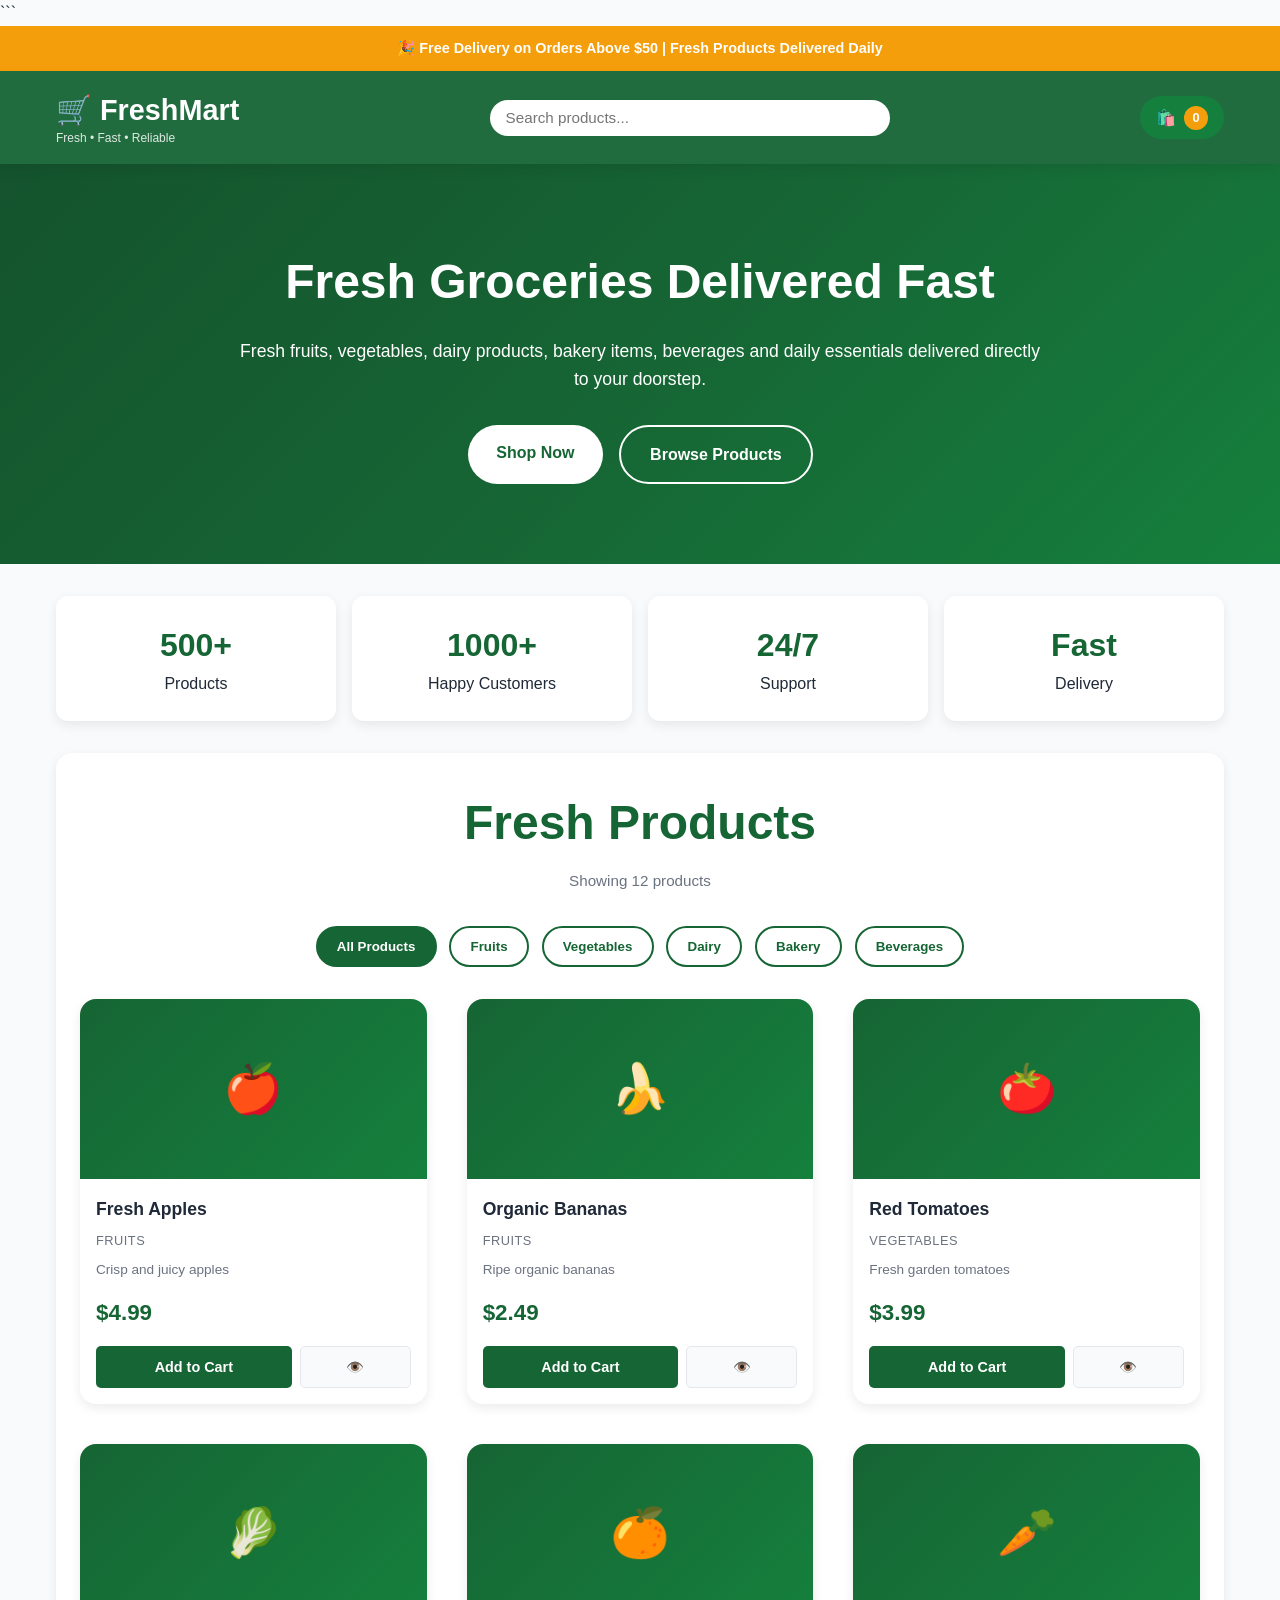
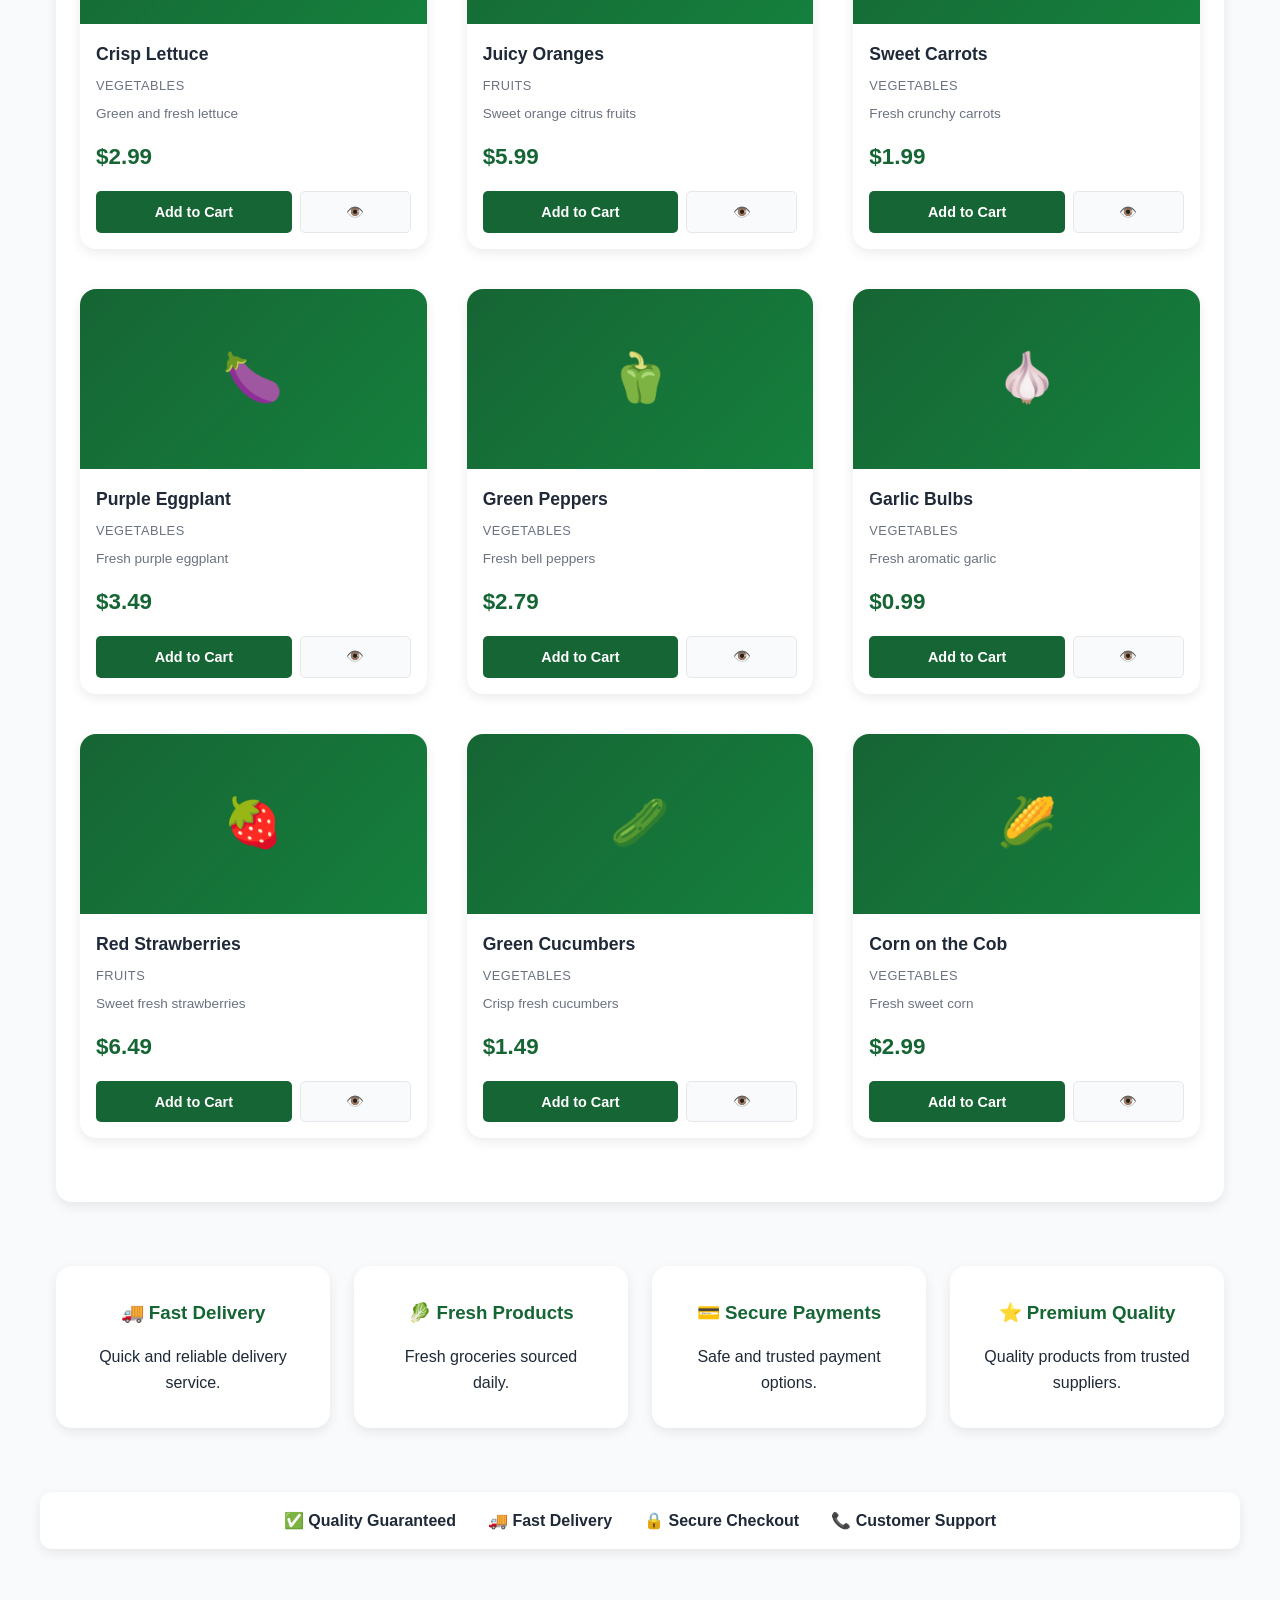
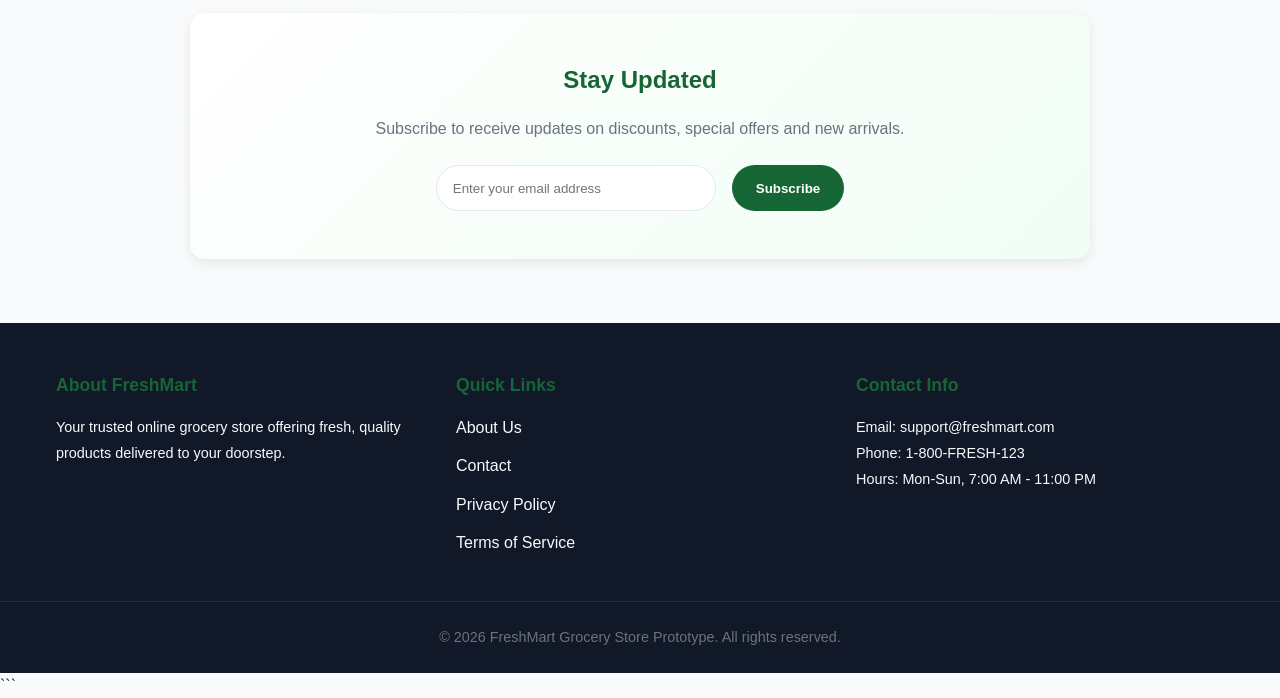
<file: WebPrototype/index.html>
<!DOCTYPE html>

<html lang="en">
<head>
    <meta charset="UTF-8">
    <meta name="viewport" content="width=device-width, initial-scale=1.0">
    <title>FreshMart - Online Grocery Store</title>
    <link rel="stylesheet" href="style.css">
</head>
<body>

```
<!-- Promotional Banner -->
<div class="promo-banner">
    🎉 Free Delivery on Orders Above $50 | Fresh Products Delivered Daily
</div>

<!-- Navigation Bar -->
<nav class="navbar">
    <div class="navbar-container">

        <div class="navbar-logo">
            <h1>🛒 FreshMart</h1>
            <p class="tagline">Fresh • Fast • Reliable</p>
        </div>

        <div class="navbar-center">
            <input
                type="text"
                id="searchInput"
                class="search-bar"
                placeholder="Search products..."
                aria-label="Search products"
            >
        </div>

        <div class="navbar-cart">
            <button class="cart-btn" id="cartBtn" aria-label="Open shopping cart">
                <span class="cart-icon">🛍️</span>
                <span class="cart-count" id="cartCount">0</span>
            </button>
        </div>

    </div>
</nav>

<!-- Hero Section -->
<section class="hero">
    <div class="hero-content">

        <h1>Fresh Groceries Delivered Fast</h1>

        <p>
            Fresh fruits, vegetables, dairy products,
            bakery items, beverages and daily essentials
            delivered directly to your doorstep.
        </p>

        <div class="hero-buttons">
            <a href="#productsGrid" class="hero-btn">Shop Now</a>
            <a href="#productsGrid" class="hero-btn secondary-btn">
                Browse Products
            </a>
        </div>

    </div>
</section>

<!-- Statistics -->
<section class="stats-section">

    <div class="stat-card">
        <h2>500+</h2>
        <p>Products</p>
    </div>

    <div class="stat-card">
        <h2>1000+</h2>
        <p>Happy Customers</p>
    </div>

    <div class="stat-card">
        <h2>24/7</h2>
        <p>Support</p>
    </div>

    <div class="stat-card">
        <h2>Fast</h2>
        <p>Delivery</p>
    </div>

</section>

<!-- Main Content -->
<main class="container">

    <section class="products-section">

        <div class="section-header">
            <h2>Fresh Products</h2>
            <p id="productCount">Showing all products</p>
        </div>

        <!-- Categories -->
        <div class="categories">
            <button class="category-btn active">All Products</button>
            <button class="category-btn">Fruits</button>
            <button class="category-btn">Vegetables</button>
            <button class="category-btn">Dairy</button>
            <button class="category-btn">Bakery</button>
            <button class="category-btn">Beverages</button>
        </div>

        <div class="products-grid" id="productsGrid">
            <!-- Products loaded by JavaScript -->
        </div>

        <div id="noProducts" class="no-products" style="display:none;">
            <p>No products found. Try a different search!</p>
        </div>

    </section>

</main>

<!-- Shopping Cart Modal -->
<div class="cart-modal" id="cartModal">
    <div class="cart-content">

        <div class="cart-header">
            <h2>Shopping Cart</h2>

            <button
                class="close-btn"
                id="closeCartBtn"
                aria-label="Close cart">
                &times;
            </button>
        </div>

        <div class="cart-items" id="cartItems">
            <!-- Cart items displayed here -->
        </div>

        <div id="emptyCart" class="empty-cart">
            <p>Your cart is empty</p>
        </div>

        <div class="cart-summary">

            <div class="summary-row">
                <span>Subtotal:</span>
                <span id="subtotal">$0.00</span>
            </div>

            <div class="summary-row">
                <span>Tax (10%):</span>
                <span id="tax">$0.00</span>
            </div>

            <div class="summary-row total">
                <span>Total:</span>
                <span id="total">$0.00</span>
            </div>

            <button class="checkout-btn" id="checkoutBtn">
                Proceed to Checkout
            </button>

            <button class="continue-shopping-btn" id="continueShopping">
                Continue Shopping
            </button>

        </div>

    </div>
</div>

<!-- Features -->
<section class="features">

    <div class="feature-card">
        <h3>🚚 Fast Delivery</h3>
        <p>Quick and reliable delivery service.</p>
    </div>

    <div class="feature-card">
        <h3>🥬 Fresh Products</h3>
        <p>Fresh groceries sourced daily.</p>
    </div>

    <div class="feature-card">
        <h3>💳 Secure Payments</h3>
        <p>Safe and trusted payment options.</p>
    </div>

    <div class="feature-card">
        <h3>⭐ Premium Quality</h3>
        <p>Quality products from trusted suppliers.</p>
    </div>

</section>

<!-- Trust Badges -->
<section class="trust-badges">
    <div>✅ Quality Guaranteed</div>
    <div>🚚 Fast Delivery</div>
    <div>🔒 Secure Checkout</div>
    <div>📞 Customer Support</div>
</section>

<!-- Newsletter -->
<section class="newsletter">

    <h2>Stay Updated</h2>

    <p>
        Subscribe to receive updates on discounts,
        special offers and new arrivals.
    </p>

    <form class="newsletter-form">
        <input
            type="email"
            placeholder="Enter your email address"
            required
        >

        <button type="submit">
            Subscribe
        </button>
    </form>

</section>

<!-- Footer -->
<footer class="footer">

    <div class="footer-container">

        <div class="footer-section">
            <h3>About FreshMart</h3>

            <p>
                Your trusted online grocery store offering fresh,
                quality products delivered to your doorstep.
            </p>
        </div>

        <div class="footer-section">
            <h3>Quick Links</h3>

            <ul>
                <li><a href="about.html">About Us</a></li>
                <li><a href="contact.html">Contact</a></li>
                <li><a href="#privacy">Privacy Policy</a></li>
                <li><a href="#terms">Terms of Service</a></li>
            </ul>
        </div>

        <div class="footer-section">
            <h3>Contact Info</h3>

            <p>Email: support@freshmart.com</p>
            <p>Phone: 1-800-FRESH-123</p>
            <p>Hours: Mon-Sun, 7:00 AM - 11:00 PM</p>
        </div>

    </div>

    <div class="footer-bottom">
        <p>&copy; 2026 FreshMart Grocery Store Prototype. All rights reserved.</p>
    </div>

</footer>

<script src="script.js"></script>
```

</body>
</html>
</file>
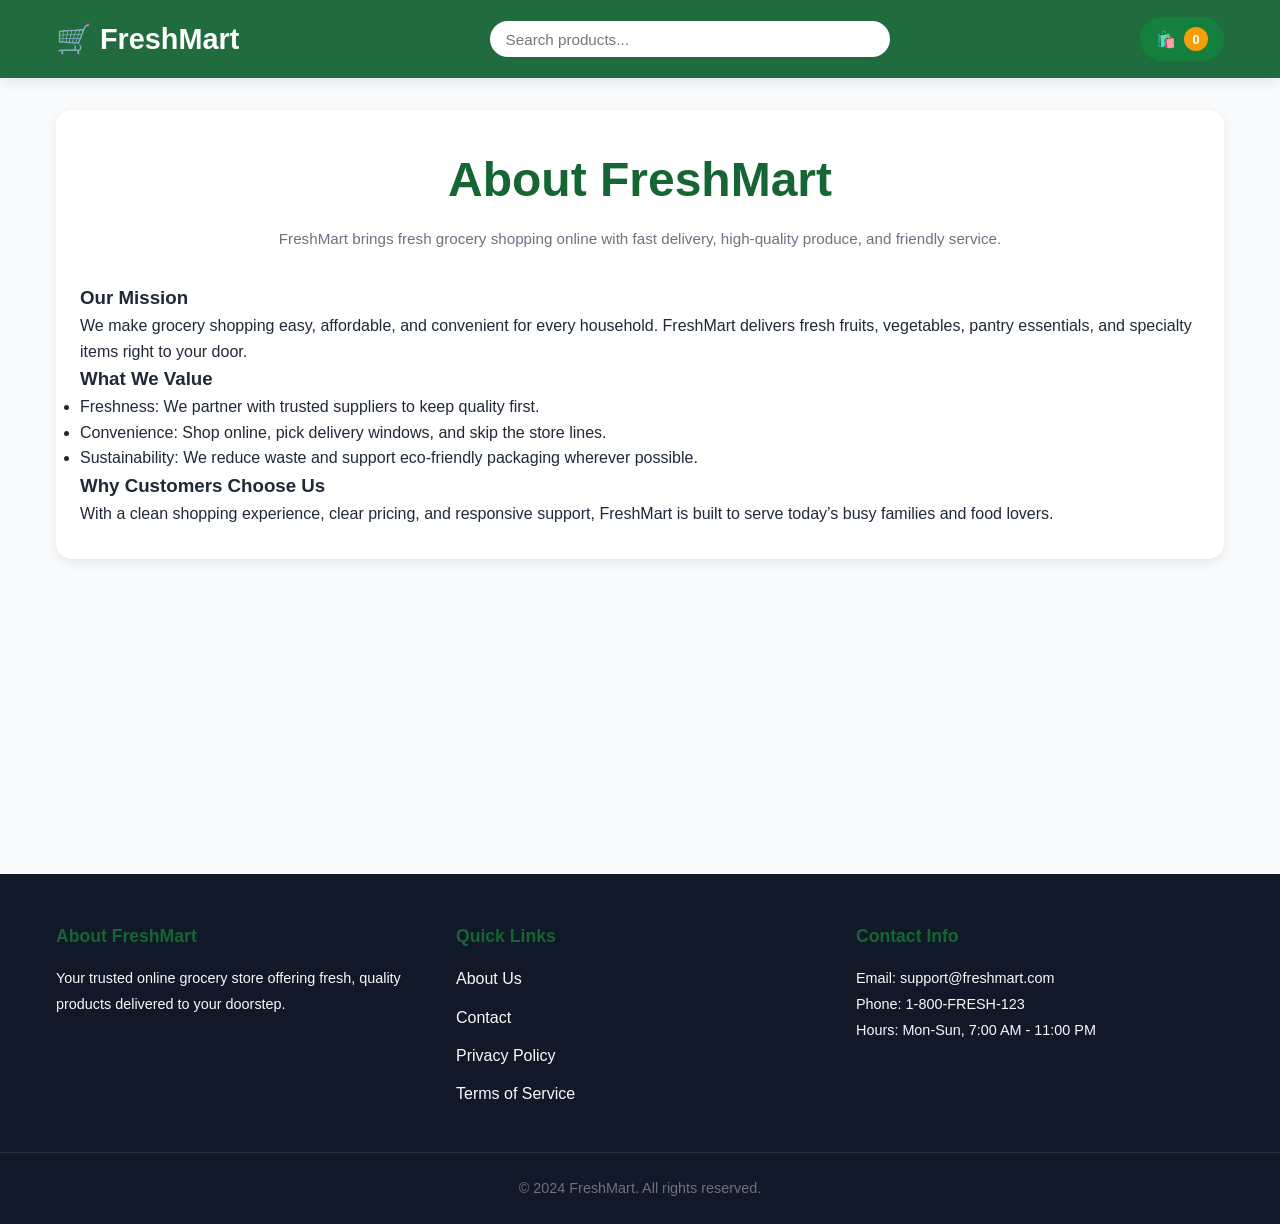
<file: WebPrototype/about.html>
<!DOCTYPE html>
<html lang="en">
<head>
    <meta charset="UTF-8">
    <meta name="viewport" content="width=device-width, initial-scale=1.0">
    <title>About FreshMart</title>
    <link rel="stylesheet" href="style.css">
</head>
<body>
    <!-- Navigation Bar -->
    <nav class="navbar">
        <div class="navbar-container">
            <div class="navbar-logo">
                <h1>🛒 FreshMart</h1>
            </div>
            <div class="navbar-center">
                <input 
                    type="text" 
                    id="searchInput" 
                    class="search-bar" 
                    placeholder="Search products..."
                    aria-label="Search products"
                >
            </div>
            <div class="navbar-cart">
                <button class="cart-btn" id="cartBtn" aria-label="Open shopping cart">
                    <span class="cart-icon">🛍️</span>
                    <span class="cart-count" id="cartCount">0</span>
                </button>
            </div>
        </div>
    </nav>

    <main class="container">
        <section class="products-section">
            <div class="section-header">
                <h2>About FreshMart</h2>
                <p>FreshMart brings fresh grocery shopping online with fast delivery, high-quality produce, and friendly service.</p>
            </div>
            <div class="about-content">
                <h3>Our Mission</h3>
                <p>We make grocery shopping easy, affordable, and convenient for every household. FreshMart delivers fresh fruits, vegetables, pantry essentials, and specialty items right to your door.</p>
                <h3>What We Value</h3>
                <ul>
                    <li>Freshness: We partner with trusted suppliers to keep quality first.</li>
                    <li>Convenience: Shop online, pick delivery windows, and skip the store lines.</li>
                    <li>Sustainability: We reduce waste and support eco-friendly packaging wherever possible.</li>
                </ul>
                <h3>Why Customers Choose Us</h3>
                <p>With a clean shopping experience, clear pricing, and responsive support, FreshMart is built to serve today’s busy families and food lovers.</p>
            </div>
        </section>
    </main>

    <footer class="footer">
        <div class="footer-container">
            <div class="footer-section">
                <h3>About FreshMart</h3>
                <p>Your trusted online grocery store offering fresh, quality products delivered to your doorstep.</p>
            </div>
            <div class="footer-section">
                <h3>Quick Links</h3>
                <ul>
                    <li><a href="about.html">About Us</a></li>
                    <li><a href="contact.html">Contact</a></li>
                    <li><a href="#privacy">Privacy Policy</a></li>
                    <li><a href="#terms">Terms of Service</a></li>
                </ul>
            </div>
            <div class="footer-section">
                <h3>Contact Info</h3>
                <p>Email: support@freshmart.com</p>
                <p>Phone: 1-800-FRESH-123</p>
                <p>Hours: Mon-Sun, 7:00 AM - 11:00 PM</p>
            </div>
        </div>
        <div class="footer-bottom">
            <p>&copy; 2024 FreshMart. All rights reserved.</p>
        </div>
    </footer>

    <script src="script.js"></script>
</body>
</html>
</file>
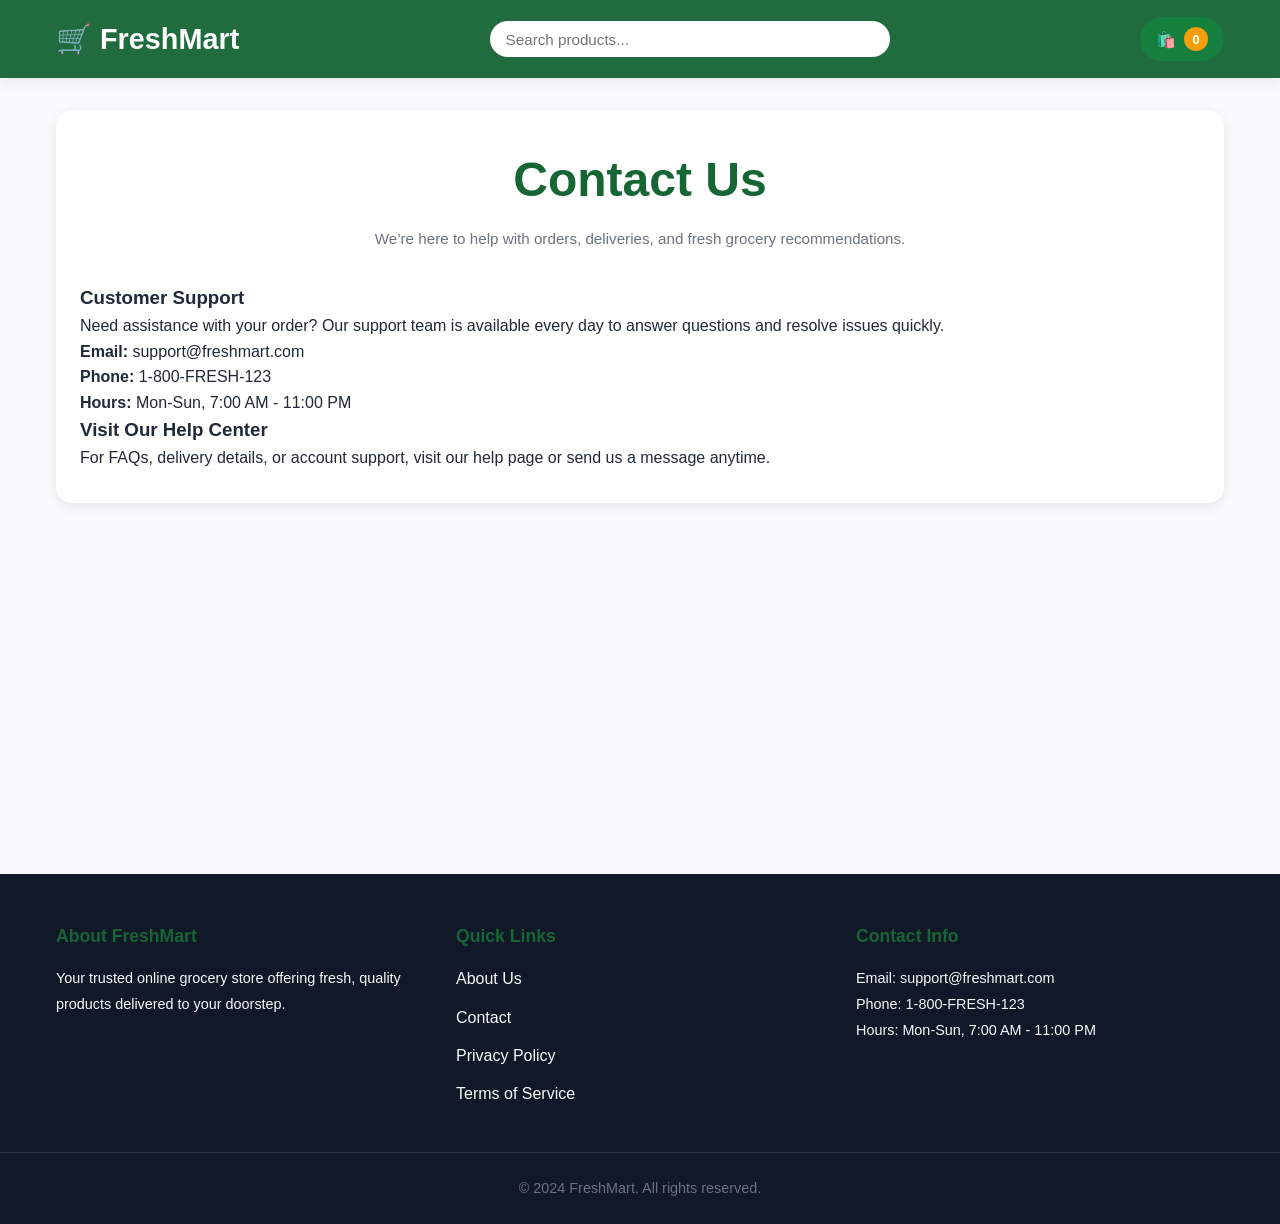
<file: WebPrototype/contact.html>
<!DOCTYPE html>
<html lang="en">
<head>
    <meta charset="UTF-8">
    <meta name="viewport" content="width=device-width, initial-scale=1.0">
    <title>Contact FreshMart</title>
    <link rel="stylesheet" href="style.css">
</head>
<body>
    <!-- Navigation Bar -->
    <nav class="navbar">
        <div class="navbar-container">
            <div class="navbar-logo">
                <h1>🛒 FreshMart</h1>
            </div>
            <div class="navbar-center">
                <input 
                    type="text" 
                    id="searchInput" 
                    class="search-bar" 
                    placeholder="Search products..."
                    aria-label="Search products"
                >
            </div>
            <div class="navbar-cart">
                <button class="cart-btn" id="cartBtn" aria-label="Open shopping cart">
                    <span class="cart-icon">🛍️</span>
                    <span class="cart-count" id="cartCount">0</span>
                </button>
            </div>
        </div>
    </nav>

    <main class="container">
        <section class="products-section">
            <div class="section-header">
                <h2>Contact Us</h2>
                <p>We’re here to help with orders, deliveries, and fresh grocery recommendations.</p>
            </div>
            <div class="about-content">
                <h3>Customer Support</h3>
                <p>Need assistance with your order? Our support team is available every day to answer questions and resolve issues quickly.</p>
                <p><strong>Email:</strong> support@freshmart.com</p>
                <p><strong>Phone:</strong> 1-800-FRESH-123</p>
                <p><strong>Hours:</strong> Mon-Sun, 7:00 AM - 11:00 PM</p>
                <h3>Visit Our Help Center</h3>
                <p>For FAQs, delivery details, or account support, visit our help page or send us a message anytime.</p>
            </div>
        </section>
    </main>

    <footer class="footer">
        <div class="footer-container">
            <div class="footer-section">
                <h3>About FreshMart</h3>
                <p>Your trusted online grocery store offering fresh, quality products delivered to your doorstep.</p>
            </div>
            <div class="footer-section">
                <h3>Quick Links</h3>
                <ul>
                    <li><a href="about.html">About Us</a></li>
                    <li><a href="contact.html">Contact</a></li>
                    <li><a href="#privacy">Privacy Policy</a></li>
                    <li><a href="#terms">Terms of Service</a></li>
                </ul>
            </div>
            <div class="footer-section">
                <h3>Contact Info</h3>
                <p>Email: support@freshmart.com</p>
                <p>Phone: 1-800-FRESH-123</p>
                <p>Hours: Mon-Sun, 7:00 AM - 11:00 PM</p>
            </div>
        </div>
        <div class="footer-bottom">
            <p>&copy; 2024 FreshMart. All rights reserved.</p>
        </div>
    </footer>

    <script src="script.js"></script>
</body>
</html>
</file>
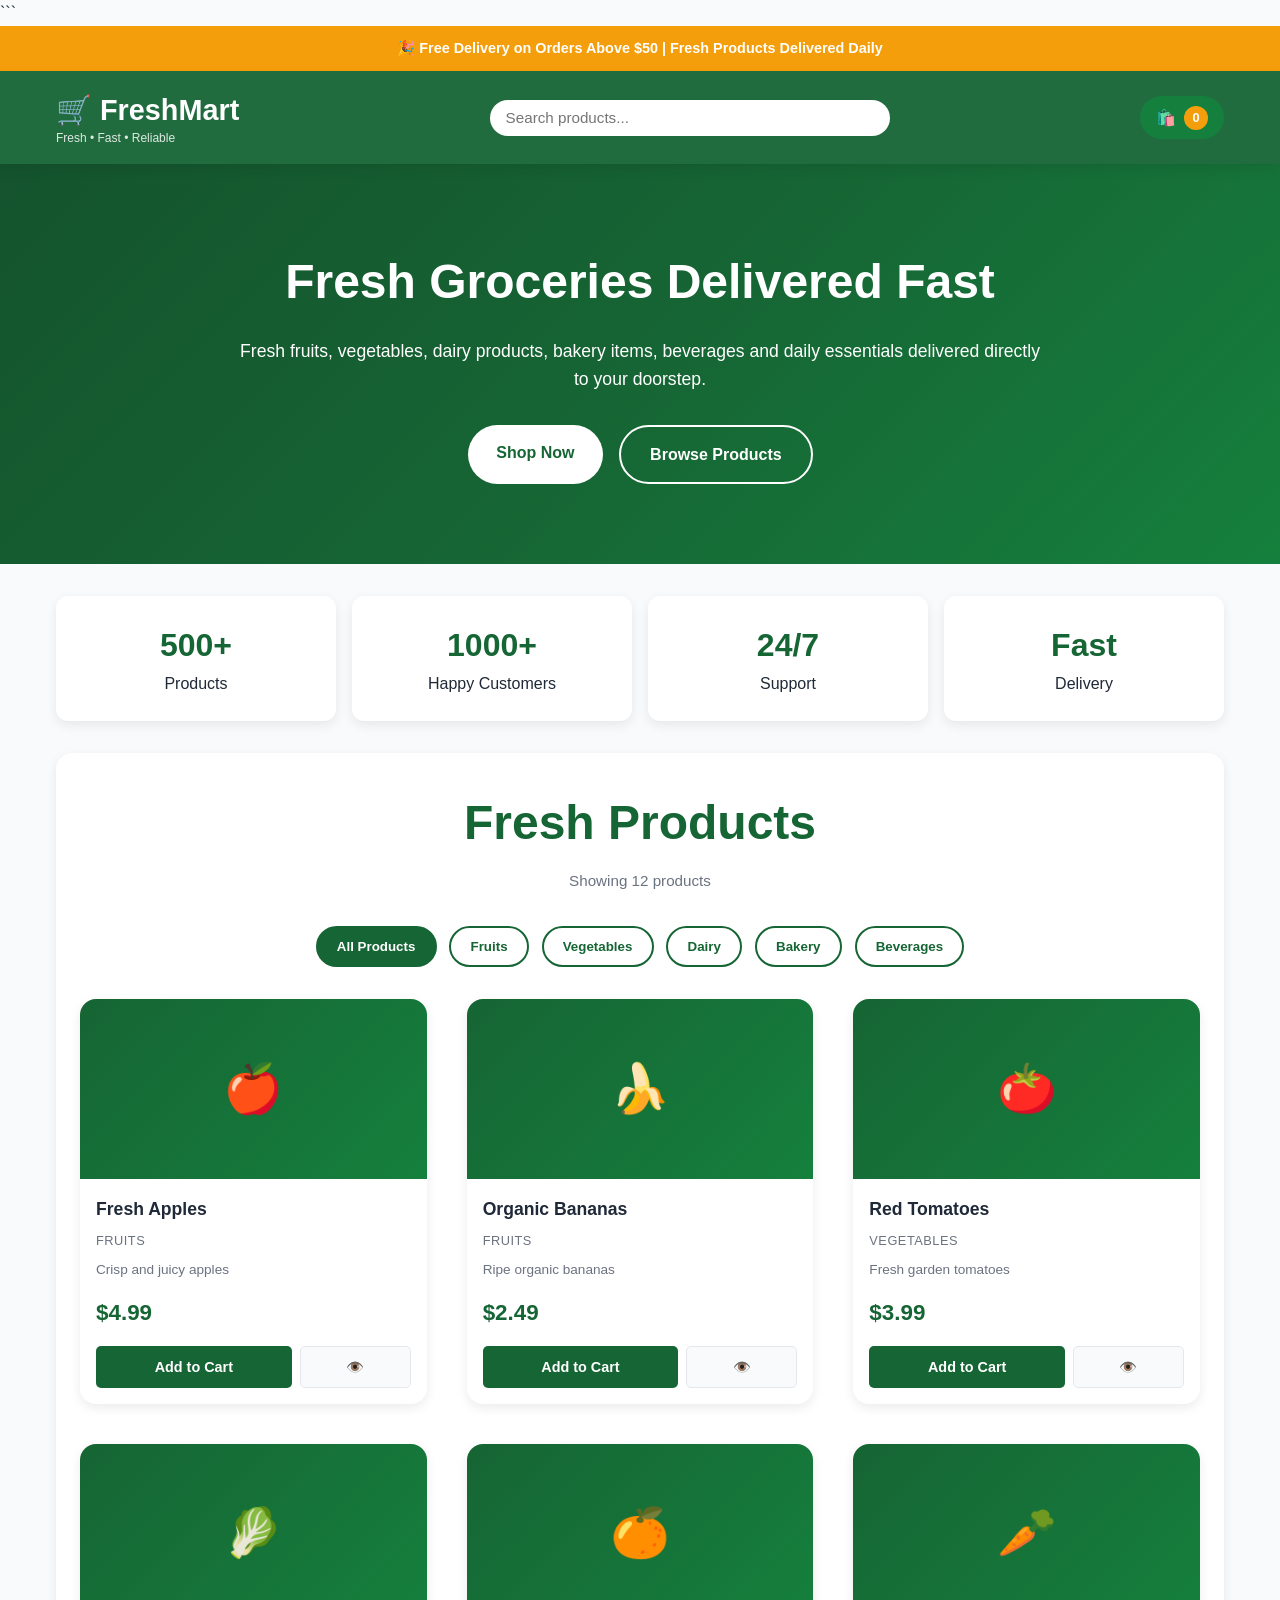
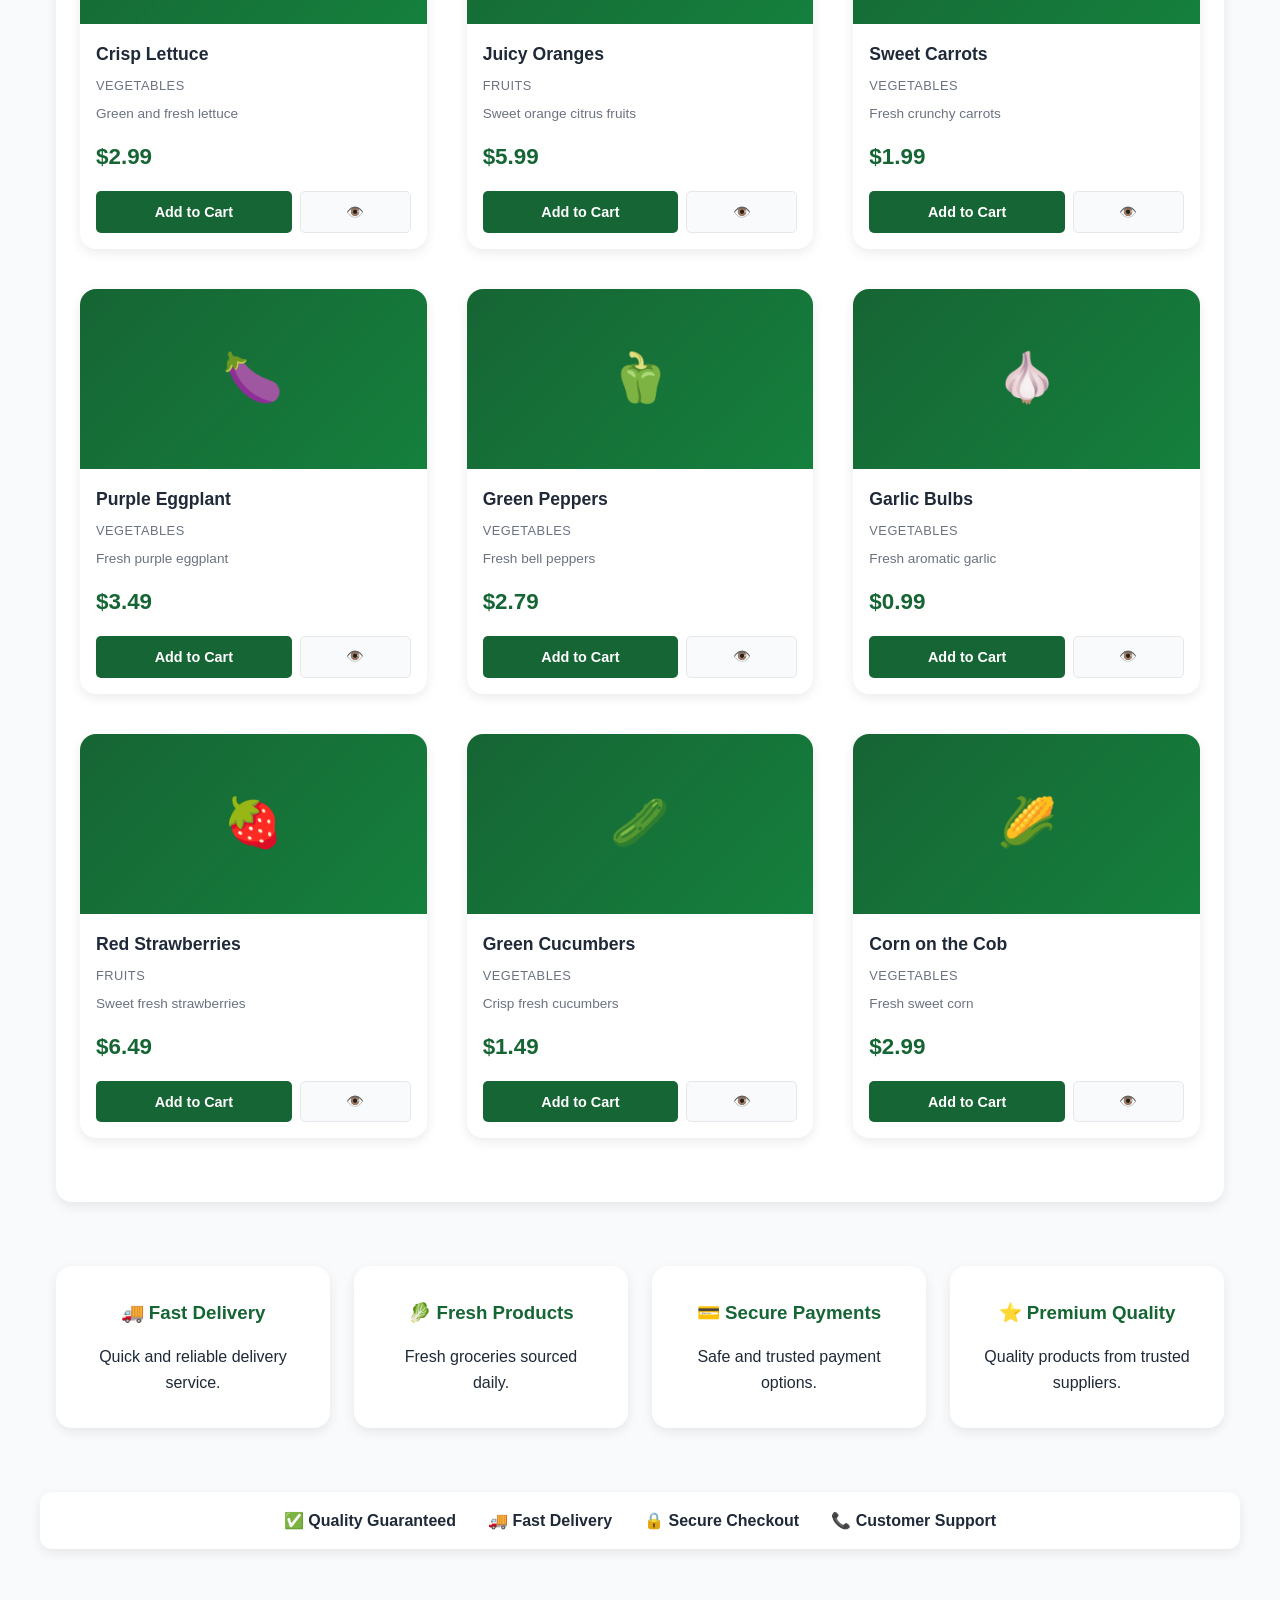
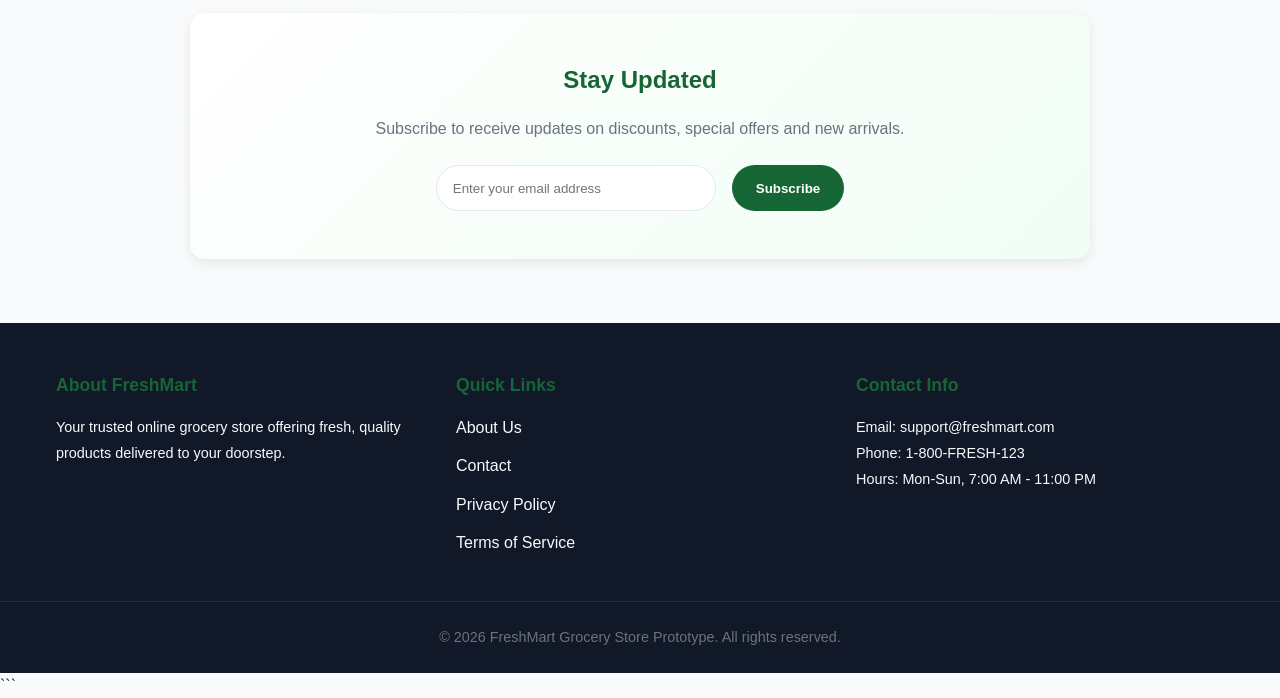
<file: WebPrototype/EyeIconFunctionalityFix.html>
<!DOCTYPE html>

<html lang="en">
<head>
    <meta charset="UTF-8">
    <meta name="viewport" content="width=device-width, initial-scale=1.0">
    <title>FreshMart - Online Grocery Store</title>
    <link rel="stylesheet" href="style.css">
</head>
<body>

```
<!-- Promotional Banner -->
<div class="promo-banner">
    🎉 Free Delivery on Orders Above $50 | Fresh Products Delivered Daily
</div>

<!-- Navigation Bar -->
<nav class="navbar">
    <div class="navbar-container">

        <div class="navbar-logo">
            <h1>🛒 FreshMart</h1>
            <p class="tagline">Fresh • Fast • Reliable</p>
        </div>

        <div class="navbar-center">
            <input
                type="text"
                id="searchInput"
                class="search-bar"
                placeholder="Search products..."
                aria-label="Search products"
            >
        </div>

        <div class="navbar-cart">
            <button class="cart-btn" id="cartBtn" aria-label="Open shopping cart">
                <span class="cart-icon">🛍️</span>
                <span class="cart-count" id="cartCount">0</span>
            </button>
        </div>

    </div>
</nav>

<!-- Hero Section -->
<section class="hero">
    <div class="hero-content">

        <h1>Fresh Groceries Delivered Fast</h1>

        <p>
            Fresh fruits, vegetables, dairy products,
            bakery items, beverages and daily essentials
            delivered directly to your doorstep.
        </p>

        <div class="hero-buttons">
            <a href="#productsGrid" class="hero-btn">Shop Now</a>
            <a href="#productsGrid" class="hero-btn secondary-btn">
                Browse Products
            </a>
        </div>

    </div>
</section>

<!-- Statistics -->
<section class="stats-section">

    <div class="stat-card">
        <h2>500+</h2>
        <p>Products</p>
    </div>

    <div class="stat-card">
        <h2>1000+</h2>
        <p>Happy Customers</p>
    </div>

    <div class="stat-card">
        <h2>24/7</h2>
        <p>Support</p>
    </div>

    <div class="stat-card">
        <h2>Fast</h2>
        <p>Delivery</p>
    </div>

</section>

<!-- Main Content -->
<main class="container">

    <section class="products-section">

        <div class="section-header">
            <h2>Fresh Products</h2>
            <p id="productCount">Showing all products</p>
        </div>

        <!-- Categories -->
        <div class="categories">
            <button class="category-btn active">All Products</button>
            <button class="category-btn">Fruits</button>
            <button class="category-btn">Vegetables</button>
            <button class="category-btn">Dairy</button>
            <button class="category-btn">Bakery</button>
            <button class="category-btn">Beverages</button>
        </div>

        <div class="products-grid" id="productsGrid">
            <!-- Products loaded by JavaScript -->
        </div>

        <div id="noProducts" class="no-products" style="display:none;">
            <p>No products found. Try a different search!</p>
        </div>

    </section>

</main>

<!-- Shopping Cart Modal -->
<div class="cart-modal" id="cartModal">
    <div class="cart-content">

        <div class="cart-header">
            <h2>Shopping Cart</h2>

            <button
                class="close-btn"
                id="closeCartBtn"
                aria-label="Close cart">
                &times;
            </button>
        </div>

        <div class="cart-items" id="cartItems">
            <!-- Cart items displayed here -->
        </div>

        <div id="emptyCart" class="empty-cart">
            <p>Your cart is empty</p>
        </div>

        <div class="cart-summary">

            <div class="summary-row">
                <span>Subtotal:</span>
                <span id="subtotal">$0.00</span>
            </div>

            <div class="summary-row">
                <span>Tax (10%):</span>
                <span id="tax">$0.00</span>
            </div>

            <div class="summary-row total">
                <span>Total:</span>
                <span id="total">$0.00</span>
            </div>

            <button class="checkout-btn" id="checkoutBtn">
                Proceed to Checkout
            </button>

            <button class="continue-shopping-btn" id="continueShopping">
                Continue Shopping
            </button>

        </div>

    </div>
</div>

<!-- Features -->
<section class="features">

    <div class="feature-card">
        <h3>🚚 Fast Delivery</h3>
        <p>Quick and reliable delivery service.</p>
    </div>

    <div class="feature-card">
        <h3>🥬 Fresh Products</h3>
        <p>Fresh groceries sourced daily.</p>
    </div>

    <div class="feature-card">
        <h3>💳 Secure Payments</h3>
        <p>Safe and trusted payment options.</p>
    </div>

    <div class="feature-card">
        <h3>⭐ Premium Quality</h3>
        <p>Quality products from trusted suppliers.</p>
    </div>

</section>

<!-- Trust Badges -->
<section class="trust-badges">
    <div>✅ Quality Guaranteed</div>
    <div>🚚 Fast Delivery</div>
    <div>🔒 Secure Checkout</div>
    <div>📞 Customer Support</div>
</section>

<!-- Newsletter -->
<section class="newsletter">

    <h2>Stay Updated</h2>

    <p>
        Subscribe to receive updates on discounts,
        special offers and new arrivals.
    </p>

    <form class="newsletter-form">
        <input
            type="email"
            placeholder="Enter your email address"
            required
        >

        <button type="submit">
            Subscribe
        </button>
    </form>

</section>

<!-- Footer -->
<footer class="footer">

    <div class="footer-container">

        <div class="footer-section">
            <h3>About FreshMart</h3>

            <p>
                Your trusted online grocery store offering fresh,
                quality products delivered to your doorstep.
            </p>
        </div>

        <div class="footer-section">
            <h3>Quick Links</h3>

            <ul>
                <li><a href="about.html">About Us</a></li>
                <li><a href="contact.html">Contact</a></li>
                <li><a href="#privacy">Privacy Policy</a></li>
                <li><a href="#terms">Terms of Service</a></li>
            </ul>
        </div>

        <div class="footer-section">
            <h3>Contact Info</h3>

            <p>Email: support@freshmart.com</p>
            <p>Phone: 1-800-FRESH-123</p>
            <p>Hours: Mon-Sun, 7:00 AM - 11:00 PM</p>
        </div>

    </div>

    <div class="footer-bottom">
        <p>&copy; 2026 FreshMart Grocery Store Prototype. All rights reserved.</p>
    </div>

</footer>

<script src="script.js"></script>
```

</body>
</html>
</file>
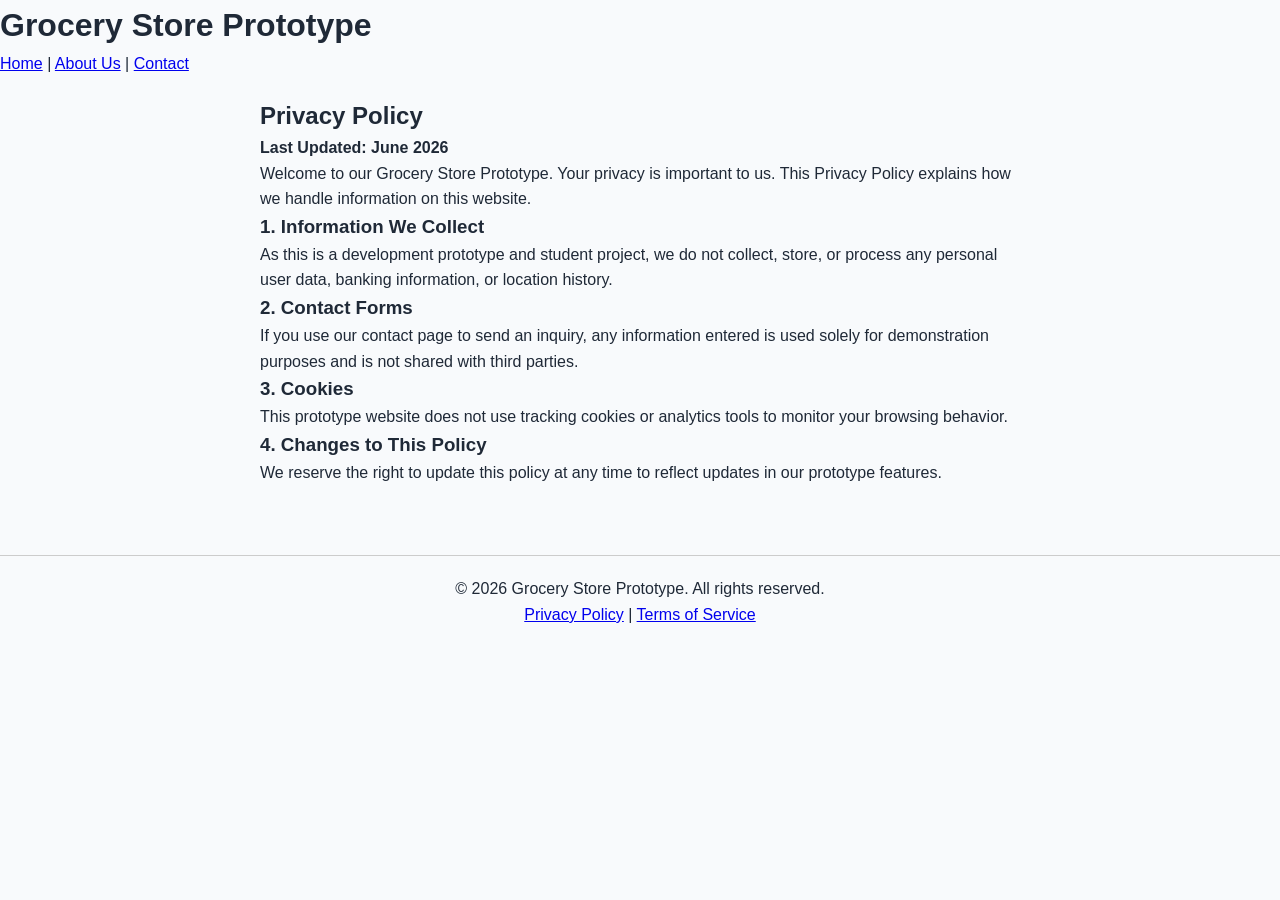
<file: WebPrototype/privacy.html>
<!DOCTYPE html>
<html lang="en">
<head>
    <meta charset="UTF-8">
    <meta name="viewport" content="width=device-width, initial-scale=1.0">
    <title>Privacy Policy - Grocery Store</title>
    <link rel="stylesheet" href="style.css">
</head>
<body>

    <header>
        <h1>Grocery Store Prototype</h1>
        <nav>
            <a href="index.html">Home</a> | 
            <a href="about.html">About Us</a> | 
            <a href="contact.html">Contact</a>
        </nav>
    </header>

    <main style="padding: 20px; max-width: 800px; margin: 0 auto; font-family: sans-serif; line-height: 1.6;">
        <h2>Privacy Policy</h2>
        <p><strong>Last Updated: June 2026</strong></p>
        
        <p>Welcome to our Grocery Store Prototype. Your privacy is important to us. This Privacy Policy explains how we handle information on this website.</p>
        
        <h3>1. Information We Collect</h3>
        <p>As this is a development prototype and student project, we do not collect, store, or process any personal user data, banking information, or location history.</p>
        
        <h3>2. Contact Forms</h3>
        <p>If you use our contact page to send an inquiry, any information entered is used solely for demonstration purposes and is not shared with third parties.</p>
        
        <h3>3. Cookies</h3>
        <p>This prototype website does not use tracking cookies or analytics tools to monitor your browsing behavior.</p>
        
        <h3>4. Changes to This Policy</h3>
        <p>We reserve the right to update this policy at any time to reflect updates in our prototype features.</p>
    </main>

    <footer style="text-align: center; margin-top: 50px; padding: 20px; border-top: 1px solid #ccc;">
        <p>&copy; 2026 Grocery Store Prototype. All rights reserved.</p>
        <p><a href="privacy.html">Privacy Policy</a> | <a href="terms.html">Terms of Service</a></p>
    </footer>

</body>
</html>
</file>
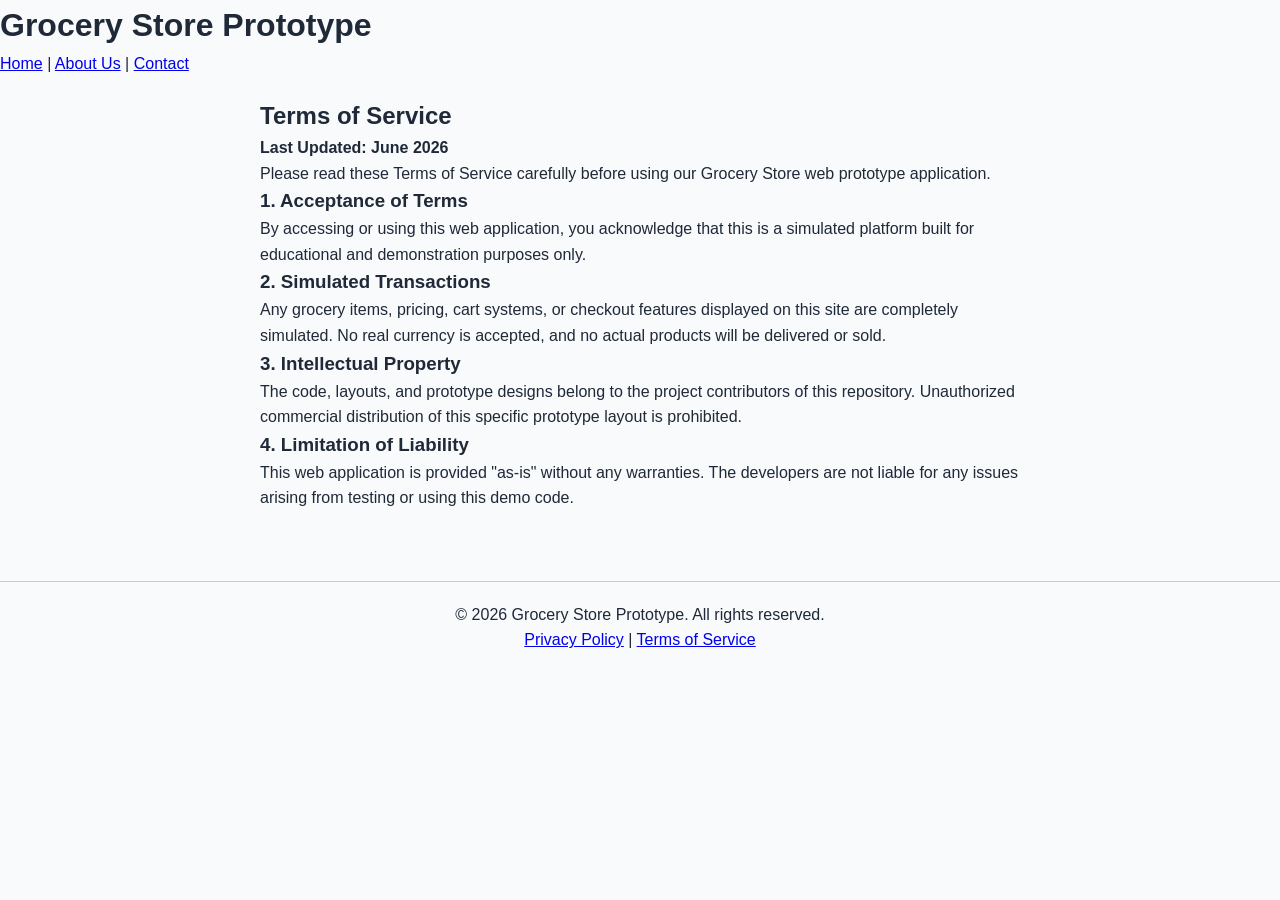
<file: WebPrototype/terms.html>
<!DOCTYPE html>
<html lang="en">
<head>
    <meta charset="UTF-8">
    <meta name="viewport" content="width=device-width, initial-scale=1.0">
    <title>Terms of Service - Grocery Store</title>
    <link rel="stylesheet" href="style.css">
</head>
<body>

    <header>
        <h1>Grocery Store Prototype</h1>
        <nav>
            <a href="index.html">Home</a> | 
            <a href="about.html">About Us</a> | 
            <a href="contact.html">Contact</a>
        </nav>
    </header>

    <main style="padding: 20px; max-width: 800px; margin: 0 auto; font-family: sans-serif; line-height: 1.6;">
        <h2>Terms of Service</h2>
        <p><strong>Last Updated: June 2026</strong></p>
        
        <p>Please read these Terms of Service carefully before using our Grocery Store web prototype application.</p>
        
        <h3>1. Acceptance of Terms</h3>
        <p>By accessing or using this web application, you acknowledge that this is a simulated platform built for educational and demonstration purposes only.</p>
        
        <h3>2. Simulated Transactions</h3>
        <p>Any grocery items, pricing, cart systems, or checkout features displayed on this site are completely simulated. No real currency is accepted, and no actual products will be delivered or sold.</p>
        
        <h3>3. Intellectual Property</h3>
        <p>The code, layouts, and prototype designs belong to the project contributors of this repository. Unauthorized commercial distribution of this specific prototype layout is prohibited.</p>
        
        <h3>4. Limitation of Liability</h3>
        <p>This web application is provided "as-is" without any warranties. The developers are not liable for any issues arising from testing or using this demo code.</p>
    </main>

    <footer style="text-align: center; margin-top: 50px; padding: 20px; border-top: 1px solid #ccc;">
        <p>&copy; 2026 Grocery Store Prototype. All rights reserved.</p>
        <p><a href="privacy.html">Privacy Policy</a> | <a href="terms.html">Terms of Service</a></p>
    </footer>

</body>
</html>
</file>
<file: WebPrototype/style.css>
/* ============================================
   FreshMart Grocery Store - Stylesheet
   Responsive Design (Mobile-First Approach)
   ============================================ */

/* -------- Root Variables -------- */
:root {
    --primary-color: #166534;
    --secondary-color: #15803d;
    --accent-color: #f59e0b;

    --text-dark: #1f2937;
    --text-light: #6b7280;

    --bg-light: #f8fafc;
    --bg-white: #ffffff;

    --border-color: #e5e7eb;

    --shadow: 0 4px 12px rgba(0, 0, 0, 0.08);
    --shadow-lg: 0 12px 30px rgba(0, 0, 0, 0.15);
}

/* -------- Reset & Base Styles -------- */
* {
    margin: 0;
    padding: 0;
    box-sizing: border-box;
}

html {
    scroll-behavior: smooth;
}

body {
    font-family: 'Segoe UI', Tahoma, Geneva, Verdana, sans-serif;
    color: var(--text-dark);
    background-color: var(--bg-light);
    line-height: 1.6;
}

/* -------- Navbar Styles -------- */
.navbar {
    background: rgba(22, 101, 52, 0.95);
    padding: 1rem 0;
    position: sticky;
    top: 0;
    z-index: 1000;
    box-shadow: var(--shadow);
}

.navbar-container {
    max-width: 1200px;
    margin: 0 auto;
    display: flex;
    justify-content: space-between;
    align-items: center;
    gap: 1rem;
    padding: 0 1rem;
    flex-wrap: wrap;
}

.navbar-logo h1 {
    color: var(--bg-white);
    font-size: 1.8rem;
    font-weight: 700;
    white-space: nowrap;
}

.navbar-center {
    flex: 1;
    min-width: 200px;
    max-width: 400px;
}

.search-bar {
    width: 100%;
    padding: 0.6rem 1rem;
    border: none;
    border-radius: 25px;
    font-size: 0.95rem;
    outline: none;
    transition: box-shadow 0.3s ease;
}

.search-bar:focus {
    box-shadow: 0 0 10px rgba(0, 0, 0, 0.2);
}

.navbar-cart {
    position: relative;
}

.cart-btn {
    background: var(--secondary-color);
    color: var(--bg-white);
    border: none;
    padding: 0.6rem 1rem;
    border-radius: 25px;
    cursor: pointer;
    font-size: 1rem;
    display: flex;
    align-items: center;
    gap: 0.5rem;
    transition: background-color 0.3s ease;
    position: relative;
}

.cart-btn:hover {
    background-color: #229954;
}

.cart-count {
    background-color: var(--accent-color);
    color: var(--bg-white);
    border-radius: 50%;
    width: 24px;
    height: 24px;
    display: flex;
    align-items: center;
    justify-content: center;
    font-size: 0.8rem;
    font-weight: 700;
}

/* -------- Main Container -------- */
.container {
    max-width: 1200px;
    margin: 2rem auto;
    padding: 0 1rem;
    min-height: calc(100vh - 200px);
}

/* -------- Products Section -------- */
.products-section {
    background-color: var(--bg-white);
    padding: 2rem 1.5rem;
    border-radius: 10px;
    box-shadow: var(--shadow);
}

.section-header {
    margin-bottom: 2rem;
    text-align: center;
}

.section-header h2 {
    font-size: 2rem;
    color: var(--primary-color);
    margin-bottom: 0.5rem;
}

.section-header p {
    color: var(--text-light);
    font-size: 0.95rem;
}

/* -------- Products Grid -------- */
.products-grid {
    display: grid;
    grid-template-columns: repeat(auto-fill, minmax(200px, 1fr));
    gap: 1.5rem;
    margin-bottom: 2rem;
}

.product-card {
    background-color: var(--bg-white);
    border: 1px solid var(--border-color);
    border-radius: 10px;
    overflow: hidden;
    transition: transform 0.3s ease, box-shadow 0.3s ease;
    display: flex;
    flex-direction: column;
}

.product-card:hover {
    transform: translateY(-5px);
    box-shadow: var(--shadow-lg);
}

.product-image {
    width: 100%;
    height: 180px;
    background: linear-gradient(135deg, var(--primary-color), var(--secondary-color));
    display: flex;
    align-items: center;
    justify-content: center;
    font-size: 3rem;
    color: var(--bg-white);
}

.product-body {
    padding: 1rem;
    flex: 1;
    display: flex;
    flex-direction: column;
}

.product-name {
    font-size: 1.1rem;
    font-weight: 600;
    color: var(--text-dark);
    margin-bottom: 0.5rem;
}

.product-category {
    font-size: 0.8rem;
    color: var(--text-light);
    text-transform: uppercase;
    letter-spacing: 0.5px;
    margin-bottom: 0.5rem;
}

.product-description {
    font-size: 0.85rem;
    color: var(--text-light);
    margin-bottom: 1rem;
    line-height: 1.4;
}

.product-price {
    font-size: 1.4rem;
    color: var(--primary-color);
    font-weight: 700;
    margin-bottom: 1rem;
}

.product-actions {
    display: flex;
    gap: 0.5rem;
    margin-top: auto;
}

.add-to-cart-btn {
    flex: 1;
    background-color: var(--primary-color);
    color: var(--bg-white);
    border: none;
    padding: 0.7rem;
    border-radius: 5px;
    cursor: pointer;
    font-weight: 600;
    font-size: 0.9rem;
    transition: background-color 0.3s ease;
}

.add-to-cart-btn:hover {
    background-color: var(--secondary-color);
}

.add-to-cart-btn:active {
    transform: scale(0.98);
}

.view-details-btn {
    flex: 0.5;
    background-color: var(--bg-light);
    color: var(--text-dark);
    border: 1px solid var(--border-color);
    padding: 0.7rem;
    border-radius: 5px;
    cursor: pointer;
    font-weight: 600;
    font-size: 0.9rem;
    transition: background-color 0.3s ease;
}

.view-details-btn:hover {
    background-color: var(--border-color);
}

.product-details-modal {
    position: fixed;
    inset: 0;
    background-color: rgba(0, 0, 0, 0.65);
    display: flex;
    align-items: center;
    justify-content: center;
    padding: 1rem;
    z-index: 2500;
}

.details-dialog {
    width: min(500px, 100%);
    background-color: var(--bg-white);
    border-radius: 16px;
    padding: 1.5rem;
    box-shadow: var(--shadow-lg);
    position: relative;
    max-height: 90vh;
    overflow-y: auto;
}

.details-close {
    position: absolute;
    top: 1rem;
    right: 1rem;
    background: none;
    border: none;
    font-size: 1.6rem;
    cursor: pointer;
    color: var(--text-dark);
}

.details-header {
    display: flex;
    align-items: center;
    gap: 1rem;
    margin-bottom: 1rem;
}

.details-image {
    width: 80px;
    height: 80px;
    background: linear-gradient(135deg, var(--primary-color), var(--secondary-color));
    border-radius: 16px;
    display: flex;
    align-items: center;
    justify-content: center;
    font-size: 2.5rem;
    color: var(--bg-white);
}

.details-header h3 {
    margin-bottom: 0.3rem;
    color: var(--primary-color);
}

.details-category {
    font-size: 0.9rem;
    color: var(--text-light);
}

.details-description {
    margin-bottom: 1rem;
    color: var(--text-dark);
    line-height: 1.6;
}

.details-price {
    font-size: 1.1rem;
    font-weight: 700;
    color: var(--secondary-color);
    margin-bottom: 1.2rem;
}

.details-add-to-cart-btn {
    width: 100%;
    padding: 0.9rem 1rem;
    border: none;
    border-radius: 10px;
    background-color: var(--primary-color);
    color: var(--bg-white);
    font-weight: 700;
    cursor: pointer;
    transition: background-color 0.3s ease;
}

.details-add-to-cart-btn:hover {
    background-color: var(--secondary-color);
}

.no-products {
    text-align: center;
    padding: 3rem 1rem;
    color: var(--text-light);
    font-size: 1.1rem;
}

/* -------- Shopping Cart Modal -------- */
.cart-modal {
    display: none;
    position: fixed;
    top: 0;
    left: 0;
    width: 100%;
    height: 100%;
    background-color: rgba(0, 0, 0, 0.6);
    z-index: 2000;
    animation: fadeIn 0.3s ease;
}

.cart-modal.active {
    display: flex;
    align-items: center;
    justify-content: center;
}

@keyframes fadeIn {
    from {
        opacity: 0;
    }
    to {
        opacity: 1;
    }
}

.cart-content {
    background-color: var(--bg-white);
    border-radius: 10px;
    width: 90%;
    max-width: 500px;
    max-height: 80vh;
    overflow-y: auto;
    box-shadow: var(--shadow-lg);
    animation: slideIn 0.3s ease;
}

@keyframes slideIn {
    from {
        transform: translateY(-50px);
        opacity: 0;
    }
    to {
        transform: translateY(0);
        opacity: 1;
    }
}

.cart-header {
    background-color: var(--primary-color);
    color: var(--bg-white);
    padding: 1.5rem;
    display: flex;
    justify-content: space-between;
    align-items: center;
    border-radius: 10px 10px 0 0;
}

.cart-header h2 {
    font-size: 1.5rem;
}

.close-btn {
    background: none;
    border: none;
    color: var(--bg-white);
    font-size: 2rem;
    cursor: pointer;
    padding: 0;
    width: 40px;
    height: 40px;
    display: flex;
    align-items: center;
    justify-content: center;
    transition: transform 0.2s ease;
}

.close-btn:hover {
    transform: rotate(90deg);
}

.cart-items {
    max-height: 400px;
    overflow-y: auto;
    padding: 1rem;
}

.empty-cart {
    text-align: center;
    padding: 2rem 1rem;
    color: var(--text-light);
}

.cart-item {
    display: flex;
    gap: 1rem;
    padding: 1rem;
    border-bottom: 1px solid var(--border-color);
    align-items: center;
}

.cart-item:last-child {
    border-bottom: none;
}

.cart-item-image {
    width: 60px;
    height: 60px;
    background: linear-gradient(135deg, var(--primary-color), var(--secondary-color));
    border-radius: 5px;
    display: flex;
    align-items: center;
    justify-content: center;
    font-size: 2rem;
    flex-shrink: 0;
}

.cart-item-details {
    flex: 1;
}

.cart-item-name {
    font-weight: 600;
    color: var(--text-dark);
    margin-bottom: 0.25rem;
}

.cart-item-price {
    color: var(--primary-color);
    font-weight: 600;
}

.cart-item-actions {
    display: flex;
    gap: 0.5rem;
    align-items: center;
}

.quantity-control {
    display: flex;
    align-items: center;
    gap: 0.3rem;
    background-color: var(--bg-light);
    border-radius: 5px;
    padding: 0.2rem;
}

.quantity-btn {
    background: none;
    border: none;
    width: 25px;
    height: 25px;
    display: flex;
    align-items: center;
    justify-content: center;
    cursor: pointer;
    font-weight: 600;
    color: var(--primary-color);
    transition: background-color 0.2s ease;
}

.quantity-btn:hover {
    background-color: var(--border-color);
}

.quantity-display {
    width: 30px;
    text-align: center;
    font-weight: 600;
    color: var(--text-dark);
}

.remove-item-btn {
    background-color: #e74c3c;
    color: var(--bg-white);
    border: none;
    padding: 0.4rem 0.8rem;
    border-radius: 5px;
    cursor: pointer;
    font-size: 0.8rem;
    transition: background-color 0.3s ease;
}

.remove-item-btn:hover {
    background-color: #c0392b;
}

/* -------- Cart Summary -------- */
.cart-summary {
    padding: 1.5rem;
    border-top: 2px solid var(--border-color);
    background-color: var(--bg-light);
    border-radius: 0 0 10px 10px;
}

.summary-row {
    display: flex;
    justify-content: space-between;
    margin-bottom: 0.8rem;
    font-size: 0.95rem;
}

.summary-row.total {
    font-size: 1.2rem;
    font-weight: 700;
    color: var(--primary-color);
    border-top: 1px solid var(--border-color);
    padding-top: 0.8rem;
    margin-bottom: 1.5rem;
}

.checkout-btn,
.continue-shopping-btn {
    width: 100%;
    padding: 0.9rem;
    border: none;
    border-radius: 5px;
    font-weight: 600;
    font-size: 1rem;
    cursor: pointer;
    transition: background-color 0.3s ease;
    margin-bottom: 0.5rem;
}

.checkout-btn {
    background-color: var(--primary-color);
    color: var(--bg-white);
}

.checkout-btn:hover {
    background-color: var(--secondary-color);
}

.continue-shopping-btn {
    background-color: var(--bg-white);
    color: var(--text-dark);
    border: 2px solid var(--primary-color);
}

.continue-shopping-btn:hover {
    background-color: var(--bg-light);
}

/* -------- Footer Styles -------- */
.footer {
    background-color: var(--text-dark);
    color: var(--bg-light);
    margin-top: 4rem;
    padding-top: 3rem;
}

.footer-container {
    max-width: 1200px;
    margin: 0 auto;
    display: grid;
    grid-template-columns: repeat(auto-fit, minmax(250px, 1fr));
    gap: 2rem;
    padding: 0 1rem 2rem;
}

.footer-section h3 {
    color: var(--primary-color);
    margin-bottom: 1rem;
    font-size: 1.1rem;
}

.footer-section p {
    font-size: 0.9rem;
    line-height: 1.8;
    color: var(--bg-light);
}

.footer-section ul {
    list-style: none;
}

.footer-section ul li {
    margin-bottom: 0.8rem;
}

.footer-section a {
    color: var(--bg-light);
    text-decoration: none;
    transition: color 0.3s ease;
}

.footer-section a:hover {
    color: var(--primary-color);
}

.footer-bottom {
    text-align: center;
    padding: 1.5rem;
    border-top: 1px solid rgba(255, 255, 255, 0.1);
    color: var(--text-light);
    font-size: 0.9rem;
}

/* ============================================
   Responsive Design - Tablet Breakpoint
   ============================================ */
@media (min-width: 768px) {
    .navbar-container {
        flex-wrap: nowrap;
    }

    .products-grid {
        grid-template-columns: repeat(auto-fill, minmax(240px, 1fr));
        gap: 2rem;
    }

    .section-header h2 {
        font-size: 2.5rem;
    }

    .cart-content {
        width: 600px;
    }
}

/* ============================================
   Responsive Design - Desktop Breakpoint
   ============================================ */
@media (min-width: 1024px) {
    .products-grid {
        grid-template-columns: repeat(auto-fill, minmax(260px, 1fr));
        gap: 2.5rem;
    }

    .section-header h2 {
        font-size: 3rem;
    }

    .cart-content {
        width: 650px;
    }

    .navbar-container {
        gap: 2rem;
    }
}

/* ============================================
   Print Styles
   ============================================ */
@media print {
    .navbar,
    .footer,
    .cart-btn,
    .search-bar {
        display: none;
    }

    body {
        background-color: var(--bg-white);
    }

    .products-grid {
        display: none;
    }
}

/* ============================================
   Accessibility - Reduced Motion
   ============================================ */
@media (prefers-reduced-motion: reduce) {
    * {
        animation-duration: 0.01ms !important;
        animation-iteration-count: 1 !important;
        transition-duration: 0.01ms !important;
    }
}

/* ============================================
   Scrollbar Styling (Webkit Browsers)
   ============================================ */
::-webkit-scrollbar {
    width: 8px;
}

::-webkit-scrollbar-track {
    background: var(--bg-light);
}

::-webkit-scrollbar-thumb {
    background: var(--primary-color);
    border-radius: 4px;
}

::-webkit-scrollbar-thumb:hover {
    background: var(--secondary-color);
}

/* ============================================
   NEW HOMEPAGE SECTIONS
   ============================================ */

/* Promo Banner */
.promo-banner {
    background: var(--accent-color);
    color: white;
    text-align: center;
    padding: 0.7rem;
    font-weight: 600;
    font-size: 0.9rem;
}

/* Navbar Tagline */
.tagline {
    color: rgba(255,255,255,0.85);
    font-size: 0.75rem;
    margin-top: -4px;
}

/* Hero Section */
.hero {
    background: linear-gradient(
        135deg,
        #14532d,
        #166534,
        #15803d
    );
    color: white;
    padding: 5rem 1rem;
    text-align: center;
}

.hero-content {
    max-width: 800px;
    margin: 0 auto;
}

.hero-content h1 {
    font-size: 3rem;
    margin-bottom: 1rem;
}

.hero-content p {
    font-size: 1.1rem;
    margin-bottom: 2rem;
}

.hero-buttons {
    display: flex;
    gap: 1rem;
    justify-content: center;
    flex-wrap: wrap;
}

.hero-btn {
    text-decoration: none;
    background: white;
    color: var(--primary-color);
    padding: 0.9rem 1.8rem;
    border-radius: 30px;
    font-weight: 700;
    transition: all 0.3s ease;
}

.hero-btn:hover {
    transform: translateY(-3px);
    box-shadow: var(--shadow-lg);
}

.secondary-btn {
    background: transparent;
    color: white;
    border: 2px solid white;
}

/* Statistics */
.stats-section {
    max-width: 1200px;
    margin: 2rem auto;
    padding: 0 1rem;

    display: grid;
    grid-template-columns: repeat(auto-fit,minmax(180px,1fr));
    gap: 1rem;
}

.stat-card {
    background: white;
    text-align: center;
    padding: 1.5rem;
    border-radius: 12px;
    box-shadow: var(--shadow);
}

.stat-card h2 {
    color: var(--primary-color);
    font-size: 2rem;
}

/* Categories */
.categories {
    display: flex;
    justify-content: center;
    gap: 0.8rem;
    flex-wrap: wrap;
    margin-bottom: 2rem;
}

.category-btn {
    background: white;
    border: 2px solid var(--primary-color);
    color: var(--primary-color);
    padding: 0.7rem 1.2rem;
    border-radius: 25px;
    cursor: pointer;
    font-weight: 600;
    transition: all 0.3s ease;
}

.category-btn:hover,
.category-btn.active {
    background: var(--primary-color);
    color: white;
}

/* Features */
.features {
    max-width: 1200px;
    margin: 4rem auto;
    padding: 0 1rem;

    display: grid;
    grid-template-columns: repeat(auto-fit,minmax(250px,1fr));
    gap: 1.5rem;
}

.feature-card {
    background: white;
    padding: 2rem;
    text-align: center;
    border-radius: 15px;
    box-shadow: var(--shadow);
    transition: all 0.3s ease;
}

.feature-card:hover {
    transform: translateY(-8px);
    box-shadow: var(--shadow-lg);
}

.feature-card h3 {
    margin-bottom: 1rem;
    color: var(--primary-color);
}

/* Trust Badges */
.trust-badges {
    max-width: 1200px;
    margin: 3rem auto;
    padding: 1rem;

    display: flex;
    justify-content: center;
    gap: 2rem;
    flex-wrap: wrap;

    background: white;
    border-radius: 12px;
    box-shadow: var(--shadow);
    font-weight: 600;
}

/* Newsletter */
.newsletter {
    background: white;
    max-width: 900px;
    margin: 4rem auto;
    padding: 3rem 2rem;
    text-align: center;
    border-radius: 15px;
    box-shadow: var(--shadow);
}

.newsletter h2 {
    color: var(--primary-color);
    margin-bottom: 1rem;
}

.newsletter p {
    margin-bottom: 1.5rem;
    color: var(--text-light);
}

.newsletter-form {
    display: flex;
    gap: 1rem;
    justify-content: center;
    flex-wrap: wrap;
}

.newsletter-form input {
    padding: 0.9rem 1rem;
    min-width: 280px;
    border: 1px solid var(--border-color);
    border-radius: 30px;
    outline: none;
}

.newsletter-form button {
    background: var(--primary-color);
    color: white;
    border: none;
    padding: 0.9rem 1.5rem;
    border-radius: 30px;
    cursor: pointer;
    font-weight: 600;
}

.newsletter-form button:hover {
    background: var(--secondary-color);
}

/* Product Card Enhancement */
.product-card {
    border: none;
    box-shadow: var(--shadow);
}

.product-image {
    transition: transform 0.3s ease;
}

.product-card:hover .product-image {
    transform: scale(1.05);
}

/* Mobile */
@media (max-width: 768px) {

    .hero-content h1 {
        font-size: 2rem;
    }

    .hero-content p {
        font-size: 1rem;
    }

    .newsletter-form {
        flex-direction: column;
        align-items: center;
    }

    .newsletter-form input {
        width: 100%;
        min-width: auto;
    }

    .trust-badges {
        flex-direction: column;
        text-align: center;
    }
}

.product-card {
    border-radius: 16px;
}

.products-section {
    border-radius: 16px;
}

.feature-card {
    border-radius: 16px;
}

.newsletter {
    background: linear-gradient(
        135deg,
        #ffffff,
        #f0fdf4
    );
}

.footer {
    background: #111827;
}
</file>
